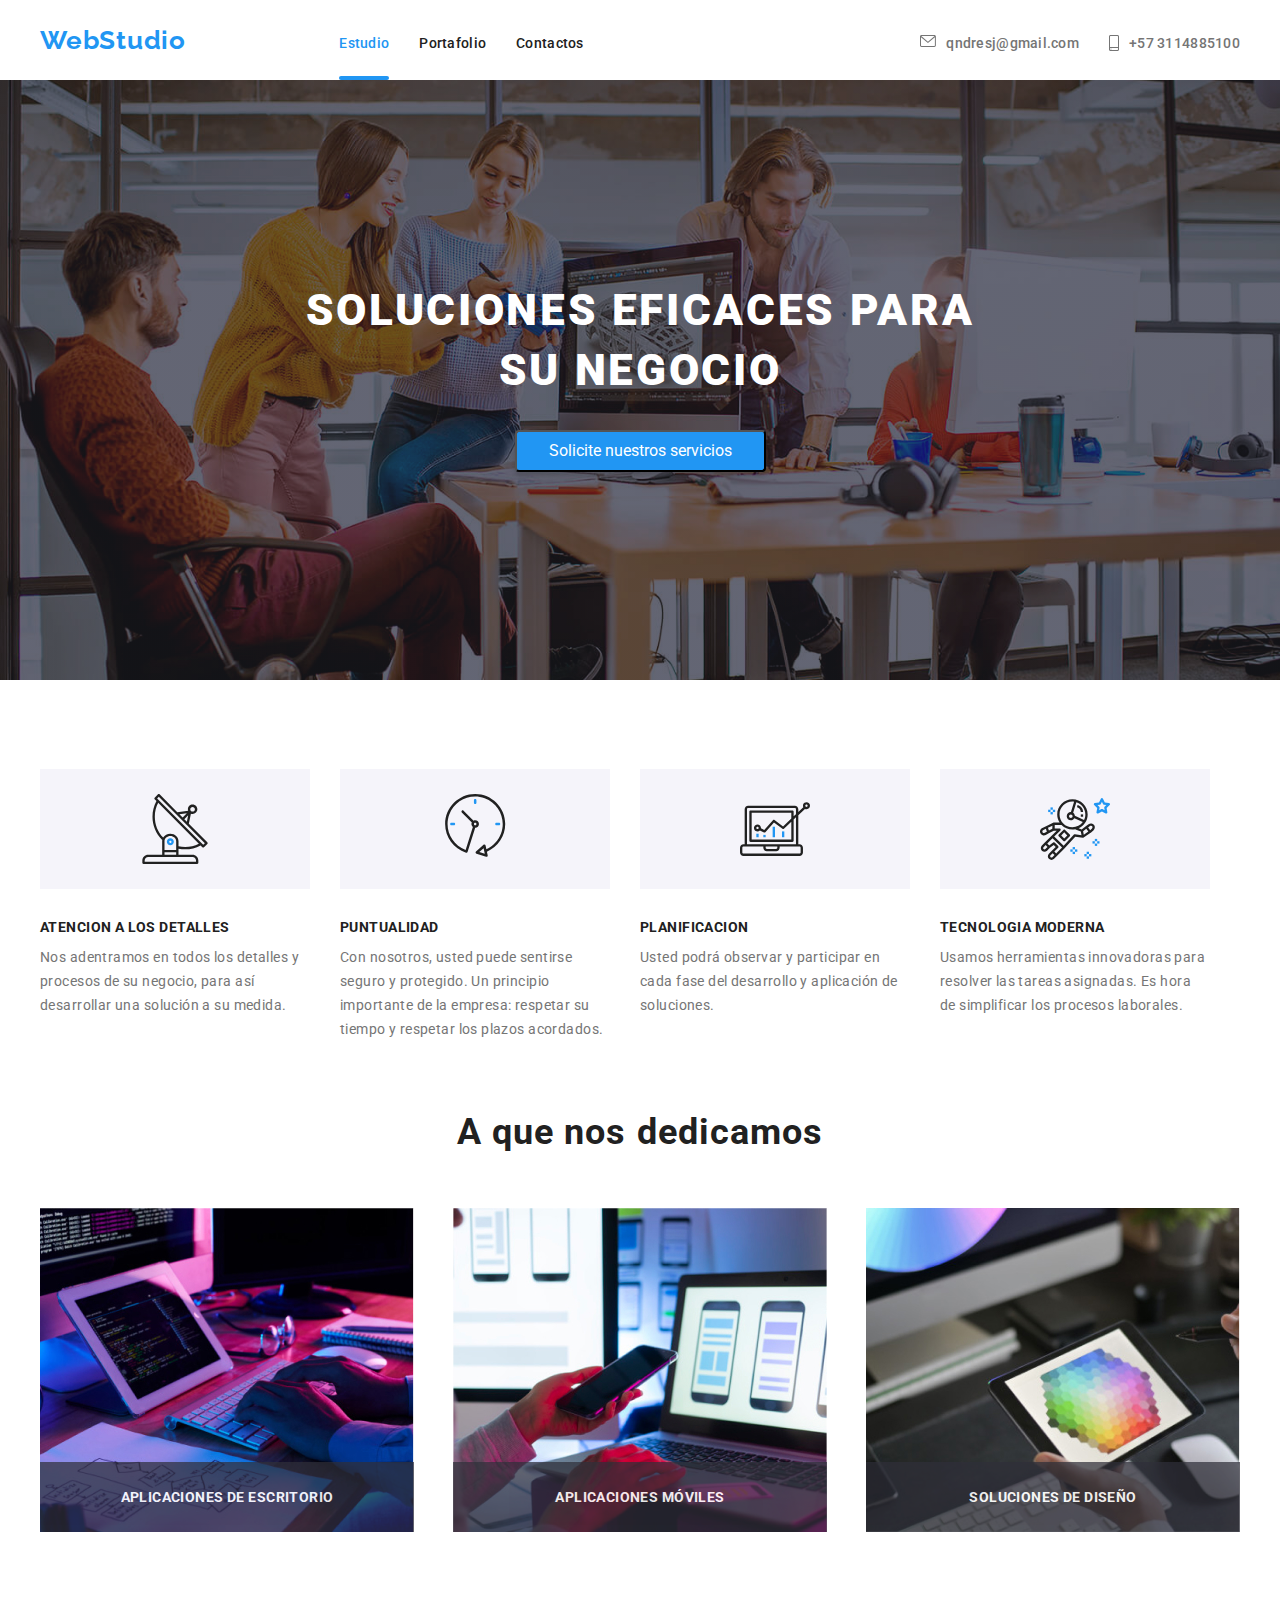
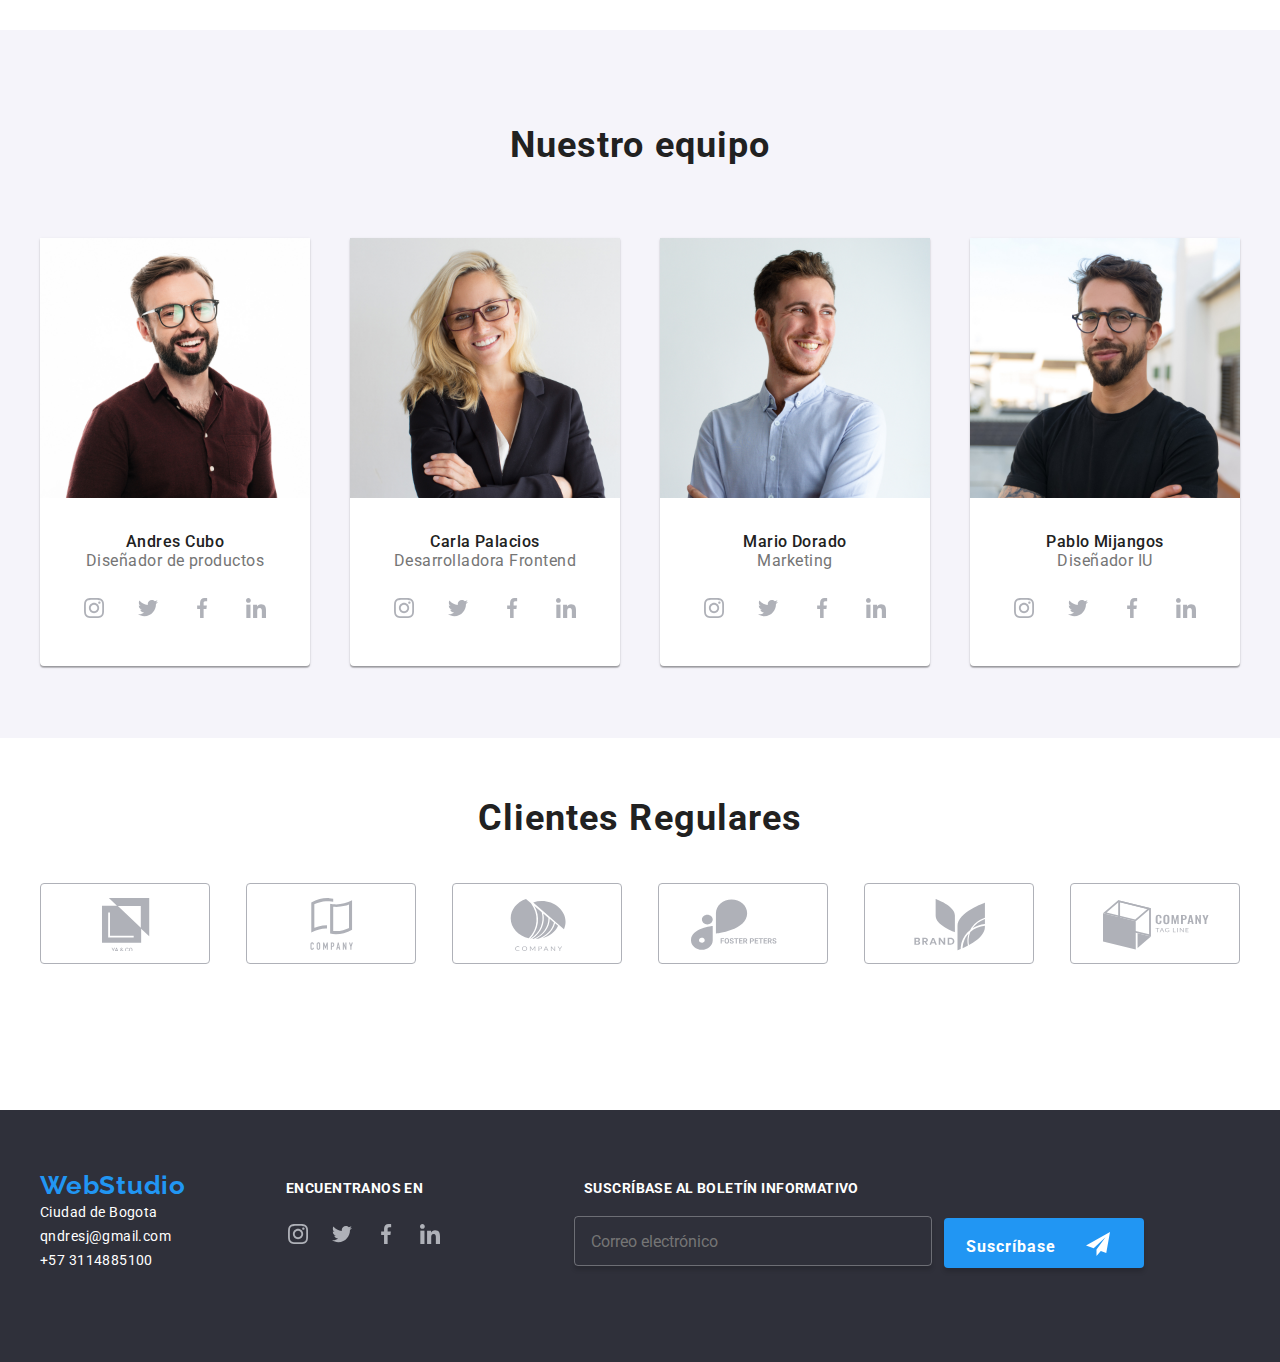
<file: index.html>
<!DOCTYPE html>
<html>

<head>
  <meta charset="utf-8" />
  <meta http-equiv="X-UA-Compatible" content="IE=edge" />
  <title>Principal</title>
  <meta name="viewport" content="width=device-width, initial-scale=1" />
  <link rel="stylesheet"
    href="https://cdnjs.cloudflare.com/ajax/libs/modern-normalize/1.0.0/modern-normalize.min.css" />
  <link rel="stylesheet" href="./css/styles.css" />
  <style>
    @import url('https://fonts.googleapis.com/css2?family=Raleway:wght@700&family=Roboto:wght@400;500;700;900&display=swap');
  </style>
  <link rel="preconnect" href="https://fonts.googleapis.com">
  <link rel="preconnect" href="https://fonts.gstatic.com" crossorigin>
</head>

<body>

  <div class="background-modal is-hidden" data-modal>
    <div class="modal-main">
      <button class="button-close-modal" data-modal-close>
        <svg width="18px" height="18px">
          <use href="./images/icons.svg#icon-close-black-18dp-2-1"></use>
        </svg>
      </button>
      <form class="customer-data-container">
        <div class="title-space">
          <label class="tittle-modal">Deje sus datos, nos contactaremos con usted</label>
        </div>
        <label class="label-model" for="user_name">Nombre</label>
        <div class="input-relative">
          <input class="group-input" type="text" name="TxtNombre" id="user_name">
          <svg class="icon-item" width="18px" height="18px">
            <use href="./images/icons.svg#icon-persona-negra-18dp-1"></use>
          </svg>
        </div>
        <label class="label-model" for="user-telephone">Telefono</label>
        <div class="input-relative">
          <input class="group-input" type="text" name="TxtTelefono" id="user-telephone">
          <svg class="icon-item" width="18px" height="18px">
            <use href="./images/icons.svg#icon-telfono-negro-18dp-1"></use>
          </svg>
        </div>
        <label class="label-model" for="user_email">E-mail</label>
        <div class="input-relative">
          <input class="group-input" type="text" name="TxtEmail" id="user_email">
          <svg class="icon-item" width="18px" height="18px">
            <use href="./images/icons.svg#icon-correo-electrnico-negro-18dp-1"></use>
          </svg>
        </div>
        <div class="com-space">
          <label class="label-model" for="user-comments">Comentarios</label>
        </div>
        <div class="group-input-comments">
          <textarea class="text-area-model" name="TxtComments" id="user_comments" cols="30" rows="10"
            placeholder="Introduzca texto"></textarea>
        </div>
        <div class="com-space">
          <label class="terms check-model">
            <input hidden class="checkbox" type="checkbox"/>
            <svg class="checkbox-unchecked">
              <use href="./images/icons.svg#icon-Vector"></use>
            </svg>
            <svg class="checkbox-checked">
              <use href="./images/icons.svg#icon-cono-revisado"></use>
            </svg>
            Estoy de acuerdo con el boletín informativo y acepto los Términos y Condiciones
          </label>
        </div>
        <button class="button-model" type="submit">Enviar</button>
      </form>
    </div>
  </div>

  <header class="main-header">
    <nav class="header-nav container">
      <a href="./index.html" class="header-list-item-studio link-studio" target="_self">WebStudio</a>
      <ul>
        <li class="position-list">
          <a href="./index.html" class="header-list-item link-active" target="_self">Estudio</a>
          <div class="header-line position-active"></div>
        </li>
        <li class="position-list">
          <a href="./portafolio.html" class="header-list-item" target="_self">Portafolio</a>
          <div class="header-line"></div>
        </li>
        <li class="position-list">
          <a href="#" class="header-list-item" target="_self">Contactos</a>
          <div class="header-line"></div>
        </li>
      </ul>
      <div class="contact-header">
        <a href="#" class="header-list-item contact-header-text" target="_self">
          <svg width="16" height="12">
            <use href="./images/icons.svg#icon-sobre"></use>
          </svg>
          qndresj@gmail.com</a>
        <a href="#" class="header-list-item contact-header-text" target="_self">
          <svg width="10" height="16">
            <use href="./images/icons.svg#icon-telfono-inteligente"></use>
          </svg>
          +57 3114885100</a>
      </div>
    </nav>
  </header>

  <main>
    <section class="section-solutions">
      <h1 class="tittle-main">SOLUCIONES EFICACES PARA<br />SU NEGOCIO</h1>
      <div class="btn-center">
        <button type="button" class="button-main" data-modal-open>Solicite nuestros servicios</button>
      </div>
    </section>

    <section class="section-descr">
      <ul class="container description-solution">
        <li class="list-icon">
          <div class="tarjet-icon">
            <svg class="icons-detail">
              <use href="./images/icons.svg#icon-antena-1"></use>
            </svg>
          </div>
        </li>
        <li class="list-icon">
          <div class="tarjet-icon">
            <svg class="icons-detail">
              <use href="./images/icons.svg#icon-reloj-1"></use>
            </svg>
          </div>
        </li>
        <li class="list-icon">
          <div class="tarjet-icon">
            <svg class="icons-detail">
              <use href="./images/icons.svg#icon-diagrama-1"></use>
            </svg>
          </div>
        </li>
        <li class="list-icon">
          <div class="tarjet-icon">
            <svg class="icons-detail">
              <use href="./images/icons.svg#icon-astronauta-1"></use>
            </svg>
          </div>
        </li>
      </ul>
      <ul class="container description-solution">
        <li class="list-desc">
          <h3 class="tittle-desc">Atencion a los detalles</h3>
          <p class="text-desc">
            Nos adentramos en todos los detalles y procesos de su negocio, para así desarrollar
            una solución a su medida.
          </p>
        </li>
        <li class="list-desc">
          <h3 class="tittle-desc">Puntualidad</h3>
          <p class="text-desc">
            Con nosotros, usted puede sentirse seguro y protegido. Un principio importante de la
            empresa: respetar su tiempo y respetar los plazos acordados.
          </p>
        </li>
        <li class="list-desc">
          <h3 class="tittle-desc">Planificacion</h3>
          <p class="text-desc">
            Usted podrá observar y participar en cada fase del desarrollo y aplicación de
            soluciones.
          </p>
        </li>
        <li class="list-desc">
          <h3 class="tittle-desc">Tecnologia moderna</h3>
          <p class="text-desc">
            Usamos herramientas innovadoras para resolver las tareas asignadas. Es hora de
            simplificar los procesos laborales.
          </p>
        </li>
      </ul>
    </section>

    <section class="section-dedic">
      <h2 class="tittle-dedic">A que nos dedicamos</h2>
      <ul class="container images-dedic">
        <li class="list-dedic">
          <img src="images/programar.jpg" alt="programar" />
          <p class="text-dedic">Aplicaciones de Escritorio</p>
        </li>
        <li class="list-dedic">
          <img src="images/disenar.jpg" alt="diseno" />
          <p class="text-dedic">Aplicaciones Móviles</p>
        </li>
        <li class="list-dedic">
          <img src="images/test.jpg" alt="pruebas" />
          <p class="text-dedic">SOLUCIONES DE DISEÑO</p>
        </li>
      </ul>
    </section>

    <section class="section-equip">
      <h2 class="tittle-equip">Nuestro equipo</h2>
      <ul class="container images-equip">
        <li class="equip-card">
          <img src="images/disenador.jpg" class="images-equip-tam" alt="diseñador" />
          <h3 class="member-name">Andres Cubo</h3>
          <p class="member-profession">Diseñador de productos</p>
          <ul class="container-icons icons-equip">
            <li>
              <a href="#" class="icon-tam">
                <svg width="20" height="20">
                  <use href="./images/icons.svg#icon-instagram-2"></use>
                </svg>
              </a>
            </li>
            <li>
              <a href="#" class="icon-tam">
                <svg width="20" height="20">
                  <use href="./images/icons.svg#icon-twitter-1"></use>
                </svg>
              </a>
            </li>
            <li>
              <a href="#" class="icon-tam">
                <svg width="20" height="20">
                  <use href="./images/icons.svg#icon-facebook-1"></use>
                </svg>
              </a>
            </li>
            <li>
              <a href="#" class="icon-tam">
                <svg width="20" height="20">
                  <use href="./images/icons.svg#icon-linkedin-1"></use>
                </svg>
              </a>
            </li>
          </ul>
        </li>
        <li class="equip-card">
          <img src="images/desarrollador.jpg" class="images-equip-tam" alt="programador" />
          <h3 class="member-name">Carla Palacios</h3>
          <p class="member-profession">Desarrolladora Frontend</p>
          <ul class="container-icons icons-equip">
            <li>
              <a href="#" class="icon-tam">
                <svg width="20" height="20">
                  <use href="./images/icons.svg#icon-instagram-2"></use>
                </svg>
              </a>
            </li>
            <li>
              <a href="#" class="icon-tam">
                <svg width="20" height="20">
                  <use href="./images/icons.svg#icon-twitter-1"></use>
                </svg>
              </a>
            </li>
            <li>
              <a href="#" class="icon-tam">
                <svg width="20" height="20">
                  <use href="./images/icons.svg#icon-facebook-1"></use>
                </svg>
              </a>
            </li>
            <li>
              <a href="#" class="icon-tam">
                <svg width="20" height="20">
                  <use href="./images/icons.svg#icon-linkedin-1"></use>
                </svg>
              </a>
            </li>
          </ul>
        </li>
        <li class="equip-card">
          <img src="images/mark.jpg" class="images-equip-tam" alt="marketing" />
          <h3 class="member-name">Mario Dorado</h3>
          <p class="member-profession">Marketing</p>
          <ul class="container-icons icons-equip">
            <li>
              <a href="#" class="icon-tam">
                <svg width="20" height="20">
                  <use href="./images/icons.svg#icon-instagram-2"></use>
                </svg>
              </a>
            </li>
            <li>
              <a href="#" class="icon-tam">
                <svg width="20" height="20">
                  <use href="./images/icons.svg#icon-twitter-1"></use>
                </svg>
              </a>
            </li>
            <li>
              <a href="#" class="icon-tam">
                <svg width="20" height="20">
                  <use href="./images/icons.svg#icon-facebook-1"></use>
                </svg>
              </a>
            </li>
            <li>
              <a href="#" class="icon-tam">
                <svg width="20" height="20">
                  <use href="./images/icons.svg#icon-linkedin-1"></use>
                </svg>
              </a>
            </li>
          </ul>
        </li>
        <li class="equip-card">
          <img src="images/disenad.jpg" class="images-equip-tam" alt="diseñador2" />
          <h3 class="member-name">Pablo Mijangos</h3>
          <p class="member-profession">Diseñador IU</p>
          <ul class="container-icons icons-equip">
            <li>
              <a href="#" class="icon-tam">
                <svg width="20" height="20">
                  <use href="./images/icons.svg#icon-instagram-2"></use>
                </svg>
              </a>
            </li>
            <li>
              <a href="#" class="icon-tam">
                <svg width="20" height="20">
                  <use href="./images/icons.svg#icon-twitter-1"></use>
                </svg>
              </a>
            </li>
            <li>
              <a href="#" class="icon-tam">
                <svg width="20" height="20">
                  <use href="./images/icons.svg#icon-facebook-1"></use>
                </svg>
              </a>
            </li>
            <li>
              <a href="#" class="icon-tam">
                <svg width="20" height="20">
                  <use href="./images/icons.svg#icon-linkedin-1"></use>
                </svg>
              </a>
            </li>
          </ul>
        </li>
      </ul>
    </section>

    <section class="regular-clients">
      <h2 class="tittle-regular">Clientes Regulares</h2>
      <ul class="container images-regular-client">
        <li class="equip-regular">
          <svg width="106" height="53">
            <use href="./images/icons.svg#icon-emp1"></use>
          </svg>
        </li>
        <li class="equip-regular">
          <svg width="106" height="53">
            <use href="./images/icons.svg#icon-emp2"></use>
          </svg>
        </li>
        <li class="equip-regular">
          <svg width="106" height="53">
            <use href="./images/icons.svg#icon-emp3"></use>
          </svg>
        </li>
        <li class="equip-regular">
          <svg width="106" height="53">
            <use href="./images/icons.svg#icon-emp4"></use>
          </svg>
        </li>
        <li class="equip-regular">
          <svg width="106" height="53">
            <use href="./images/icons.svg#icon-emp5"></use>
          </svg>
        </li>
        <li class="equip-regular">
          <svg width="106" height="53">
            <use href="./images/icons.svg#icon-emp6"></use>
          </svg>
        </li>
      </ul>
    </section>
  </main>

  <footer class="footer-section">
    <section class="container order-footer">

      <address>
        <ul class="footer-list">
          <li>
            <a href="./index.html" class="footer-links link-studio-footer" target="_self">
              WebStudio</a>
          </li>
          <li>
            <a href="#" class="footer-links" target="_self">Ciudad de Bogota</a>
          </li>
          <li>
            <a href="#" class="footer-links" target="_self">qndresj@gmail.com</a>
          </li>
          <li>
            <a href="#" class="footer-links" target="_self">+57 3114885100</a>
          </li>
        </ul>
      </address>

      <ul class="footer-list-contact">
        <li>
          <p class="footer-phara">encuentranos en</p>
        </li>
        <ul class="container-icons-footer icons-equip-footer">
          <li>
            <a href="#" class="icon-tam">
              <svg width="20" height="20">
                <use href="./images/icons.svg#icon-instagram-2"></use>
              </svg>
            </a>
          </li>
          <li>
            <a href="#" class="icon-tam">
              <svg width="20" height="20">
                <use href="./images/icons.svg#icon-twitter-1"></use>
              </svg>
            </a>
          </li>
          <li>
            <a href="#" class="icon-tam">
              <svg width="20" height="20">
                <use href="./images/icons.svg#icon-facebook-1"></use>
              </svg>
            </a>
          </li>
          <li>
            <a href="#" class="icon-tam">
              <svg width="20" height="20">
                <use href="./images/icons.svg#icon-linkedin-1"></use>
              </svg>
            </a>
          </li>
        </ul>
      </ul>

      <ul class="footer-list-infor">
        <li>
          <div>
            <p class="footer-phara">SUSCRÍBASE AL BOLETÍN INFORMATIVO</p>
          </div>
        </li>
        <li>
          <div class="footer-email-div">
            <input class="text-footer-email" type="text" name="TxtEmailInfor" id="user_email_inform"
              placeholder="Correo electrónico">
          </div>
        </li>
      </ul>
      <div class="button-footer-div">
        <button class="button-footer" type="submit">
          <div class="text-button-send">
            <p>Suscríbase</p>
            <svg width="24" height="24">
              <use href="./images/icons.svg#icon-enviar-cono"></use>
            </svg>
          </div>

        </button>
      </div>
    </section>
  </footer>

  <script src="./js/modal.js"></script>
</body>

</html>
</file>
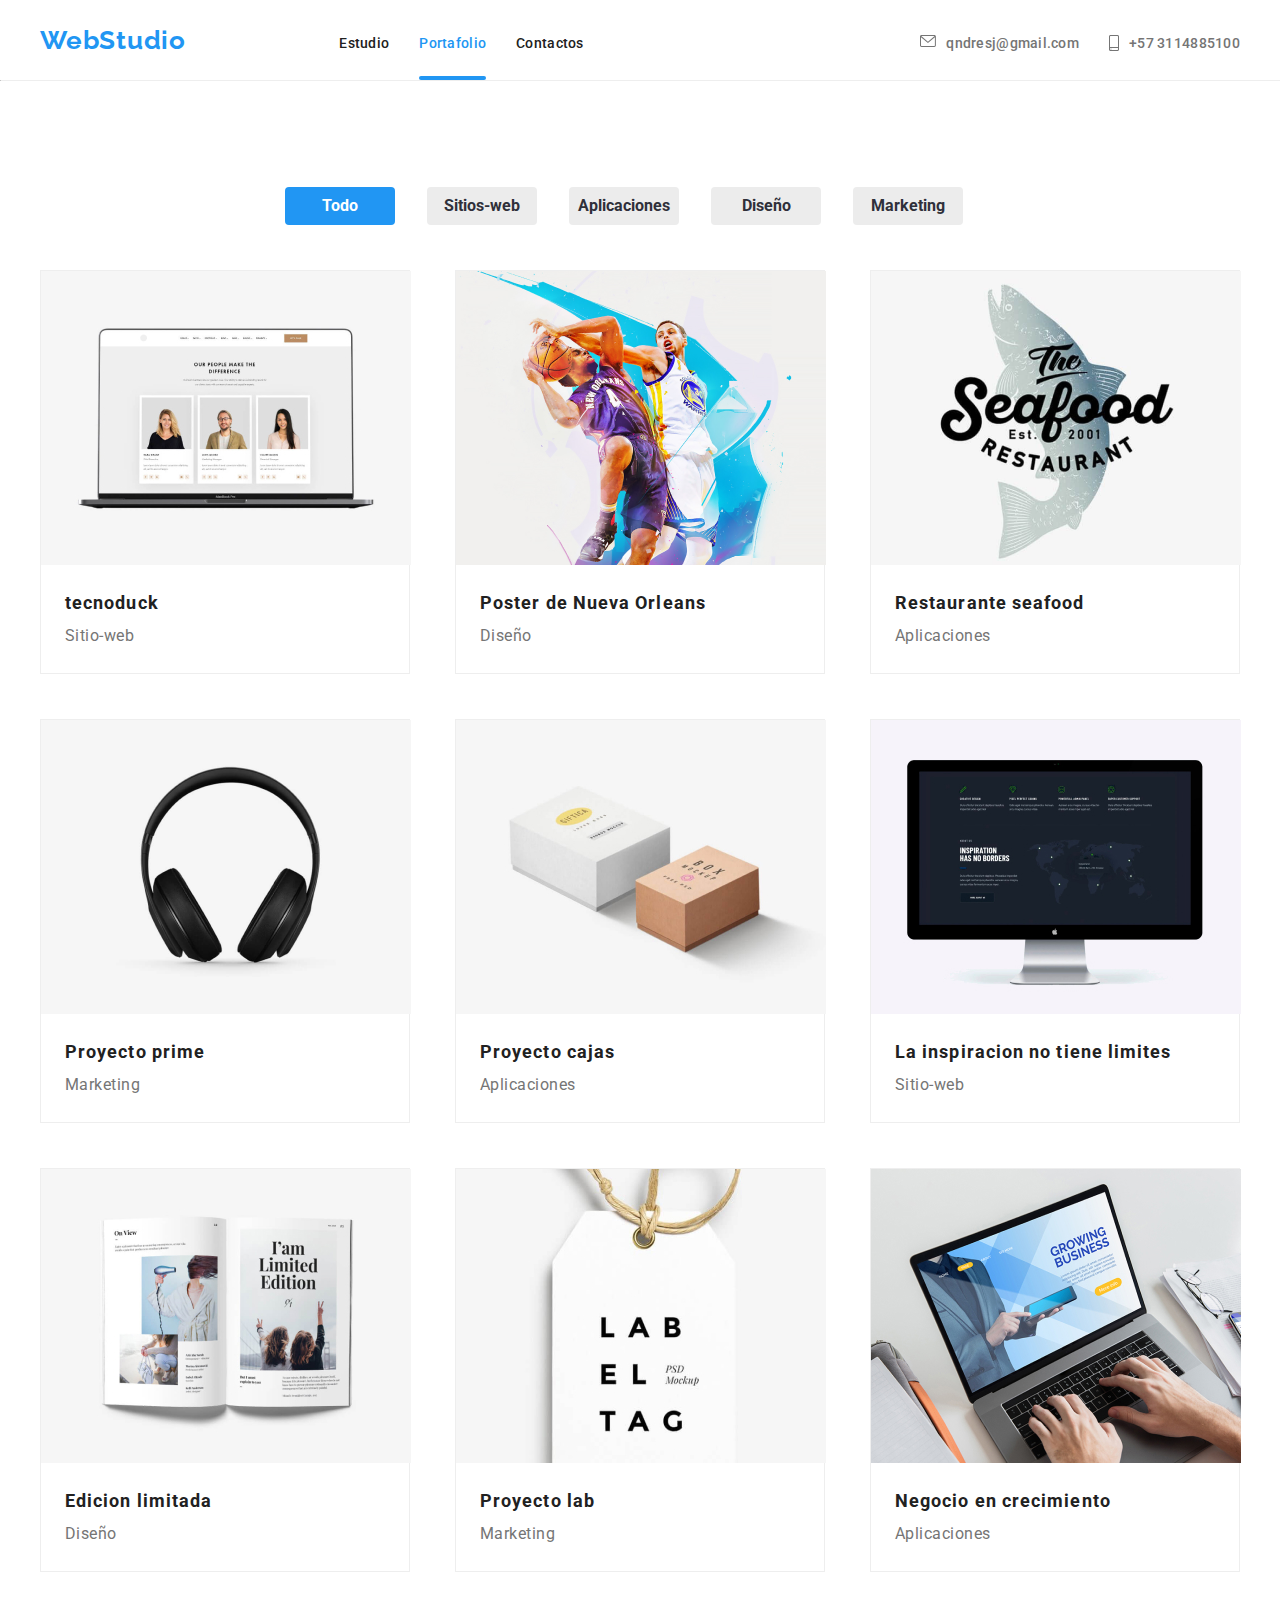
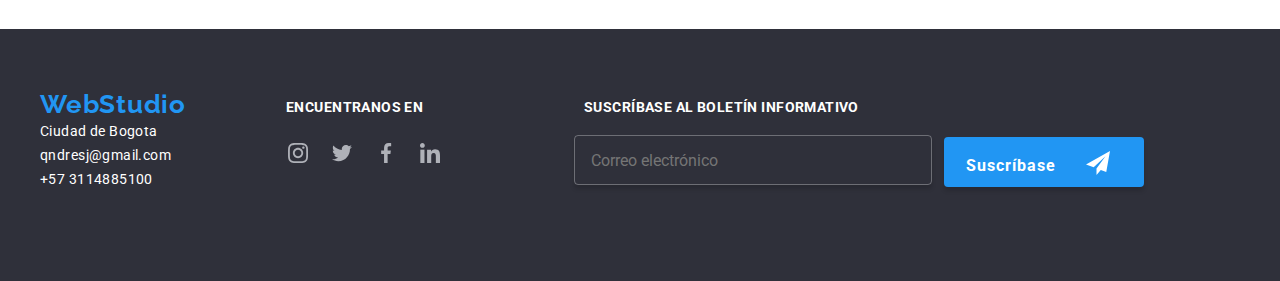
<file: portafolio.html>
<!DOCTYPE html>
<html>

<head>
  <meta charset="utf-8" />
  <meta http-equiv="X-UA-Compatible" content="IE=edge" />
  <title>Portafolio</title>
  <meta name="viewport" content="width=device-width, initial-scale=1" />
  <link rel="stylesheet"
    href="https://cdnjs.cloudflare.com/ajax/libs/modern-normalize/1.0.0/modern-normalize.min.css" />
  <link rel="stylesheet" href="./css/styles.css" />
  <style>
    @import url('https://fonts.googleapis.com/css2?family=Raleway:wght@700&family=Roboto:wght@400;500;700;900&display=swap');
  </style>
  <link rel="preconnect" href="https://fonts.googleapis.com" />
  <link rel="preconnect" href="https://fonts.gstatic.com" crossorigin />
</head>

<body>
  <header class="main-header">
    <nav class="header-nav container">
      <a href="./index.html" class="header-list-item-studio link-studio" target="_self">WebStudio</a>
      <ul>
        <li class="position-list">
          <a href="./index.html" class="header-list-item" target="_self">Estudio</a>
          <div class="header-line"></div>
        </li>
        <li class="position-list">
          <a href="./portafolio.html" class="header-list-item link-active" target="_self">Portafolio</a>
          <div class="header-line position-active"></div>
        </li>
        <li class="position-list">
          <a href="#" class="header-list-item" target="_self">Contactos</a>
          <div class="header-line"></div>
        </li>
      </ul>
      <div class="contact-header">
        <a href="#" class="header-list-item contact-header-text" target="_self">
          <svg width="16" height="12">
            <use href="./images/icons.svg#icon-sobre"></use>
          </svg>
          qndresj@gmail.com</a>
        <a href="#" class="header-list-item contact-header-text" target="_self">
          <svg width="10" height="16">
            <use href="./images/icons.svg#icon-telfono-inteligente"></use>
          </svg>
          +57 3114885100</a>
      </div>
    </nav>
  </header>

  <main>
    <hr class="line-main" />

    <section class="section-button">
      <ul class="list-button">
        <li>
          <button type="button" class="btn-main-portafolio btn-all-active">Todo</button>
        </li>
        <li>
          <button type="button" class="btn-main-portafolio">Sitios-web</button>
        </li>
        <li>
          <button type="button" class="btn-main-portafolio">Aplicaciones</button>
        </li>
        <li>
          <button type="button" class="btn-main-portafolio">Diseño</button>
        </li>
        <li>
          <button type="button" class="btn-main-portafolio">Marketing</button>
        </li>
      </ul>

      <section class="body-porta">
        <ul class="container order-images">
          <li class="card-briefcase">
            <div class="box-image">
              <img src="images/tecnoduck.jpg" class="general-images-porta" />
              <div class="box-text">
                <p class="text-image">
                  Lorem ipsum dolor sit amet consectetur adipisicing elit. Nesciunt unde omnis non
                  modi quasi at laudantium autem, itaque assumenda asperiores. Voluptates nihil
                  iure laudantium ratione nemo in nisi expedita numquam?
                </p>
              </div>
            </div>
            <h3 class="briefcase-title">tecnoduck</h3>
            <p class="description-paragraph-briefcase">Sitio-web</p>
          </li>
          <li class="card-briefcase">
            <div class="box-image">
              <img src="images/postervs.jpg" class="general-images-porta" />
              <div class="box-text">
                <p class="text-image">
                  Lorem ipsum dolor sit amet consectetur adipisicing elit. Nesciunt unde omnis non
                  modi quasi at laudantium autem, itaque assumenda asperiores. Voluptates nihil
                  iure laudantium ratione nemo in nisi expedita numquam?
                </p>
              </div>
            </div>
            <h3 class="briefcase-title">Poster de Nueva Orleans</h3>
            <p class="description-paragraph-briefcase">Diseño</p>
          </li>
          <li class="card-briefcase">
            <div class="box-image">
              <img src="images/restaurante.jpg" class="general-images-porta" />
              <div class="box-text">
                <p class="text-image">
                  Lorem ipsum dolor sit amet consectetur adipisicing elit. Nesciunt unde omnis non
                  modi quasi at laudantium autem, itaque assumenda asperiores. Voluptates nihil
                  iure laudantium ratione nemo in nisi expedita numquam?
                </p>
              </div>
            </div>
            <h3 class="briefcase-title">Restaurante seafood</h3>
            <p class="description-paragraph-briefcase">Aplicaciones</p>
          </li>
          <li class="card-briefcase">
            <div class="box-image">
              <img src="images/proyectprime.jpg" class="general-images-porta" />
              <div class="box-text">
                <p class="text-image">
                  Lorem ipsum dolor sit amet consectetur adipisicing elit. Nesciunt unde omnis non
                  modi quasi at laudantium autem, itaque assumenda asperiores. Voluptates nihil
                  iure laudantium ratione nemo in nisi expedita numquam?
                </p>
              </div>
            </div>
            <h3 class="briefcase-title">Proyecto prime</h3>
            <p class="description-paragraph-briefcase">Marketing</p>
          </li>
          <li class="card-briefcase">
            <div class="box-image">
              <img src="images/proyectcajas.jpg" class="general-images-porta" />
              <div class="box-text">
                <p class="text-image">
                  Lorem ipsum dolor sit amet consectetur adipisicing elit. Nesciunt unde omnis non
                  modi quasi at laudantium autem, itaque assumenda asperiores. Voluptates nihil
                  iure laudantium ratione nemo in nisi expedita numquam?
                </p>
              </div>
            </div>
            <h3 class="briefcase-title">Proyecto cajas</h3>
            <p class="description-paragraph-briefcase">Aplicaciones</p>
          </li>
          <li class="card-briefcase">
            <div class="box-image">
              <img src="images/inspiracion.jpg" class="general-images-porta" />
              <div class="box-text">
                <p class="text-image">
                  Lorem ipsum dolor sit amet consectetur adipisicing elit. Nesciunt unde omnis non
                  modi quasi at laudantium autem, itaque assumenda asperiores. Voluptates nihil
                  iure laudantium ratione nemo in nisi expedita numquam?
                </p>
              </div>
            </div>
            <h3 class="briefcase-title">La inspiracion no tiene limites</h3>
            <p class="description-paragraph-briefcase">Sitio-web</p>
          </li>
          <li class="card-briefcase">
            <div class="box-image">
              <img src="images/edicion.jpg" class="general-images-porta" />
              <div class="box-text">
                <p class="text-image">
                  Lorem ipsum dolor sit amet consectetur adipisicing elit. Nesciunt unde omnis non
                  modi quasi at laudantium autem, itaque assumenda asperiores. Voluptates nihil
                  iure laudantium ratione nemo in nisi expedita numquam?
                </p>
              </div>
            </div>
            <h3 class="briefcase-title">Edicion limitada</h3>
            <p class="description-paragraph-briefcase">Diseño</p>
          </li>
          <li class="card-briefcase">
            <div class="box-image">
              <img src="images/proyectolab.jpg" class="general-images-porta" />
              <div class="box-text">
                <p class="text-image">
                  Lorem ipsum dolor sit amet consectetur adipisicing elit. Nesciunt unde omnis non
                  modi quasi at laudantium autem, itaque assumenda asperiores. Voluptates nihil
                  iure laudantium ratione nemo in nisi expedita numquam?
                </p>
              </div>
            </div>
            <h3 class="briefcase-title">Proyecto lab</h3>
            <p class="description-paragraph-briefcase">Marketing</p>
          </li>
          <li class="card-briefcase">
            <div class="box-image">
              <img src="images/negocio.jpg" class="general-images-porta" />
              <div class="box-text">
                <p class="text-image">
                  Lorem ipsum dolor sit amet consectetur adipisicing elit. Nesciunt unde omnis non
                  modi quasi at laudantium autem, itaque assumenda asperiores. Voluptates nihil
                  iure laudantium ratione nemo in nisi expedita numquam?
                </p>
              </div>
            </div>
            <h3 class="briefcase-title">Negocio en crecimiento</h3>
            <p class="description-paragraph-briefcase">Aplicaciones</p>
          </li>
        </ul>
      </section>
    </section>
  </main>

  <footer class="footer-section">
    <section class="container order-footer">

      <address>
        <ul class="footer-list">
          <li>
            <a href="./index.html" class="footer-links link-studio-footer" target="_self">
              WebStudio</a>
          </li>
          <li>
            <a href="#" class="footer-links" target="_self">Ciudad de Bogota</a>
          </li>
          <li>
            <a href="#" class="footer-links" target="_self">qndresj@gmail.com</a>
          </li>
          <li>
            <a href="#" class="footer-links" target="_self">+57 3114885100</a>
          </li>
        </ul>
      </address>

      <ul class="footer-list-contact">
        <li>
          <p class="footer-phara">encuentranos en</p>
        </li>
        <ul class="container-icons-footer icons-equip-footer">
          <li>
            <a href="#" class="icon-tam">
              <svg width="20" height="20">
                <use href="./images/icons.svg#icon-instagram-2"></use>
              </svg>
            </a>
          </li>
          <li>
            <a href="#" class="icon-tam">
              <svg width="20" height="20">
                <use href="./images/icons.svg#icon-twitter-1"></use>
              </svg>
            </a>
          </li>
          <li>
            <a href="#" class="icon-tam">
              <svg width="20" height="20">
                <use href="./images/icons.svg#icon-facebook-1"></use>
              </svg>
            </a>
          </li>
          <li>
            <a href="#" class="icon-tam">
              <svg width="20" height="20">
                <use href="./images/icons.svg#icon-linkedin-1"></use>
              </svg>
            </a>
          </li>
        </ul>
      </ul>

      <ul class="footer-list-infor">
        <li>
          <div>
            <p class="footer-phara">SUSCRÍBASE AL BOLETÍN INFORMATIVO</p>
          </div>
        </li>
        <li>
          <div class="footer-email-div">
            <input class="text-footer-email" type="text" name="TxtEmailInfor" id="user_email_inform"
              placeholder="Correo electrónico">
          </div>
        </li>
      </ul>
      <div class="button-footer-div">
        <button class="button-footer" type="submit">
          <div class="text-button-send">
            <p>Suscríbase</p>
            <svg width="24" height="24">
              <use href="./images/icons.svg#icon-enviar-cono"></use>
            </svg>
          </div>

        </button>
      </div>
    </section>
  </footer>
</body>

</html>
</file>
<file: css/styles.css>
:root {
    --bkg-body: rgb(255, 255, 255, 1);
    --link-color: rgba(33, 33, 33, 1);
    --link-color-hover: rgba(33, 150, 243, 1);
    --bkg-section-solutions: rgba(47, 48, 58, 1);
    --bkg-footer: rgba(47, 48, 58, 1);
    --bkg-equip: rgba(245, 244, 250, 1);
    --bkg-tarjet-icon: rgba(245, 244, 250, 1);
    --bkg-icons-social: rgba(245, 244, 250, 1);
    --bkg-line: (rgba(236, 236, 236, 1));
    --bkg-icon-regular: (rgba(33, 150, 243, 1));
    --efect-hover-color: color 250ms cubic-bezier(0.4, 0, 0.2, 1);
    --efect-bkg-color: background-color 250ms cubic-bezier(0.4, 0, 0.2, 1);
    --efect-fill: fill 250ms cubic-bezier(0.4, 0, 0.2, 1);
    --efect-border-color: border-color 250ms cubic-bezier(0.4, 0, 0.2, 1);
}

a {
    text-decoration: none;
    color: var(--link-color);
}

ul {
    padding: 0px;
    margin: 0px;
    list-style-type: none;
}

body {
    background-color: var(--bkg-body);
    font-family: 'Roboto', 'Raleway', sans-serif;
}

h1 {
    margin: 0px;
    padding: 0px;
}

h2 {
    margin: 0px;
    padding: 0px;
}

hr {
    margin: 0px;
    padding: 0px;
}

ul {
    margin: 0px;
    padding: 0px;
}

h3 {
    margin: 0px;
    padding: 0px;
}

p {
    margin: 0px;
    padding: 0px;
}

svg {
    fill: currentColor;
}

.container {
    width: 1200px;
    margin: 0 auto;
}

/*ESTILOS HEADER*/

.main-header {
    /*background-color: aqua;*/
    height: 80px;
}

.header-nav {
    height: 80px;
    display: flex;
    align-items: center;
    justify-content: space-between;
}

.space {
    margin-right: 10px;
}

.header-nav ul {
    display: flex;
    margin-right: auto;
    gap: 30px;
}

.header-list-item-studio {
    margin-right: auto;
}

.position-list{
    position: relative;
    overflow: visible;
    
}

.header-line {
    position: absolute;
    border-radius: 2px;
    top: 100%;
    height: 4px;
    width: 100%;
}

.position-list:hover > .header-line{
    top: 100%;
    transition: var(--efect-bkg-color);
    background-color: rgba(33,150,243,1);
    overflow: hidden;
}

.position-active{
    top: 100%;
    background-color: rgba(33, 150, 243, 1);
}

.header-list-item {
    color: #212121;
    font-family: Roboto;
    font-size: 14px;
    font-style: normal;
    font-weight: 500;
    line-height: normal;
    letter-spacing: 0.28px;
    margin-left: auto;
    display: flex;
    gap: 10px;
    padding-top: 30px;
    padding-bottom: 25px;
}

.header-list-item:hover {
    transition: var(--efect-bkg-color), var(--efect-bkg-color), var(--efect-fill), var(--efect-hover-color);
    color: var(--link-color-hover);
    background-color: rgb(255, 255, 255);
    font-weight: bold;
}

.header-list-item:focus {
    transition: var(--efect-bkg-color), var(--efect-bkg-color), var(--efect-fill);
    color: var(--link-color-hover);
    background-color: rgb(255, 255, 255);
    font-weight: bold;
}

.link-studio {
    color: #2196F3;
    text-align: right;
    font-family: 'Raleway';
    font-size: 26px;
    font-style: normal;
    font-weight: 700;
    line-height: normal;
    letter-spacing: 0.78px;
}

.contact-header {
    margin: auto;
    margin-right: 0%;
    display: flex;
}

.contact-header-text {
    color: rgba(117, 117, 117, 1);
}

.contact-header a {
    margin-left: 30px;
}

.link-active {
    color: rgb(33, 150, 243, 1);
}

/*ESTILOS FOOTER*/

.footer-section {
    background-color: var(--bkg-footer);
    height: 252px;
}

.footer-links {
    color: rgba(255, 255, 255, 1);
    font-family: Roboto;
    font-size: 14px;
    font-style: normal;
    font-weight: 400;
    line-height: 24px;
    letter-spacing: 0.42px;
}

.footer-links:hover {
    transition: var(--efect-bkg-color),var(--efect-hover-color);
    color: var(--link-color-hover);
    background-color: rgb(47, 48, 58);
    font-weight: bold;
}

.footer-list {
    padding-top: 60px;
}

.link-studio-footer {
    color: #2196F3;
    font-family: Raleway;
    font-size: 26px;
    font-style: normal;
    font-weight: 700;
    line-height: normal;
    letter-spacing: 0.78px;
}

.order-footer {
    display: flex;
    justify-content: flex-start;
}

.footer-list-contact {
    padding-top: 60px;
    margin-left: 90px;
}

.footer-list-infor {
    padding-top: 60px;
    margin-left: 90px;
}

.container-icons-footer {
    padding-right: 32px;
    padding-top: 16px;
    margin: 0 auto;
}

.icons-equip-footer {
    display: flex;
    justify-content: space-between;
}

.footer-phara {
    color: #FFF;
    font-family: Roboto;
    font-size: 14px;
    font-style: normal;
    font-weight: 700;
    line-height: normal;
    letter-spacing: 0.42px;
    text-transform: uppercase;
    padding-left: 10px;
    padding-top: 10px;
}

.space-icon-equip-footer {
    padding: 12px;
}

.icon-tam {
    display: flex;
    align-items: center;
    justify-content: center;
    border-radius: 50%;
    width: 44px;
    height: 44px;
    color: #afb1b8;
}

.icon-tam:hover {
    transition: var(--efect-bkg-color);
    background-color: rgba(33, 150, 243, 1);
    border-radius: 50%;
}

.footer-email-div{
    width: 358px;
    height: 50px;
    flex-shrink: 0;
    border-radius: 4px;
    border: 1px solid rgba(255, 255, 255, 0.30);
    background: rgba(33, 150, 243, 0.00);
    box-shadow: 0px 4px 4px 0px rgba(0, 0, 0, 0.15);
    display: flex;
    align-items: center;
    margin-top: 20px;
    margin-right: 12px;
    position: relative;
}

.text-footer-email{
    padding-left: 16px;
    background: rgba(33, 150, 243, 0.00);
    font-style: normal;
    width: 100%;
    height: 100%;
    border: none;
    position: absolute;
}

.button-footer-div{
    background: rgba(33, 150, 243, 1);
    border-radius: 4px; 
    box-shadow: 0px 4px 4px 0px rgba(0, 0, 0, 0.15);
    margin-top: 108px;
    width: 200px;
    height: 50px;
    position: relative;
}

.button-footer{
    width: 50%;
    background: rgba(33, 150, 243, 1);
    color: #FFF;
    text-align: center;
    font-family: Roboto;
    font-size: 16px;
    font-style: normal;
    font-weight: 700;
    line-height: 30px;
    letter-spacing: 0.96px;
    border: none;
    margin-left: 16px;
}

.text-button-send{
    display: flex;
    position: absolute;
    gap: 30px;
}

/*ESTILOS BODY PAGINA PRINCIPAL*/

.background-modal{
    position: fixed;
    background-color: rgba(0, 0, 0, 0.2);
    height: 100vh;
    width: 100%;
    top: 0%;
    display: flex;
    justify-content: center;
    align-items: center;
    z-index: 1;
}

.modal-main{
    position: fixed;
    background-color: rgba(255, 255, 255, 1);
    width: 528px;
    height: 581px;
    flex-shrink: 0;
    border-radius: 4px;
    box-shadow: 0px 2px 1px 0px rgba(0, 0, 0, 0.20), 0px 1px 1px 0px rgba(0, 0, 0, 0.14), 0px 1px 3px 0px rgba(0, 0, 0, 0.12);
}

.is-hidden{
    visibility: hidden;
    opacity: 0;
    pointer-events: none;
}

.button-close-modal{
    background-color: white;
    border-color: rgba(0, 0, 0, 0.1);
    margin-top: 8px;
    margin-right: 8px;
    width: 30px;
    height: 30px;
    flex-shrink: 0;
    border-radius: 50%;
    margin-left: 490px;
    display: flex;
    align-items: center;
}

.customer-data-container{
    margin-top: 2px;
    margin-left: 40px;
    margin-bottom: 40px;
    margin-right: 40px;
}

.title-space{
    margin-bottom: 12px;
}

.tittle-modal {
    color: rgba(33, 33, 33, 1);
    text-align: center;
    font-family: Roboto;
    font-size: 20px;
    font-style: normal;
    font-weight: 700;
    line-height: normal;
    letter-spacing: 0.6px;
}

.label-model{
    color: rgba(117, 117, 117, 1);
    font-family: Roboto;
    font-size: 12px;
    font-style: normal;
    font-weight: 400;
    line-height: normal;
    letter-spacing: 0.12px;
    text-align: justify;
}

.label-model-terms {
    color: #757575;
    font-family: Roboto;
    font-size: 14px;
    font-style: normal;
    font-weight: 400;
    line-height: 24px;
    letter-spacing: 0.42px;
    position: absolute;
}

.input-relative {
    position: relative;
}

.group-input {
    width: 448px;
    height: 40px;
    flex-shrink: 0;
    border-radius: 4px;
    border: 1px solid rgba(33, 33, 33, 0.20);
    display: flex;
    gap: 12px;
    padding-left: 14px;
    align-items: center;
    margin-top: 4px;
    padding-left: 40px;
    outline: none;
    transition: var(--efect-hover-color), var(--efect-border-color);
}

.icon-item{
    position: absolute;
    transition: var(--efect-hover-color);
    left: 14px;
    top: 11px;
}

.group-input:hover, 
.group-input:hover + .icon-item {
    color: rgba(33, 150, 243, 1);
    border-color: rgba(33, 150, 243, 1);
}

.group-input:focus, .group-input:focus + .icon-item {
    color: rgba(33, 150, 243, 1);
    border-color: rgba(33, 150, 243, 1);
}

.group-input-comments{
    width: 448px;
    height: 120px;
    flex-shrink: 0;
    border-radius: 4px;
    border: 1px solid rgba(33, 33, 33, 0.20);
    margin-top: 4px;
    position: relative;
    outline: none;
    transition: var(--efect-hover-color), var(--efect-border-color);
}

.group-input-comments:hover, .text-area-model:hover{
    color: rgba(33, 150, 243, 1);
    border-color: rgba(33, 150, 243, 1);
}

.group-input-comments:focus , .text-area-model:focus{
    color: rgba(33, 150, 243, 1);
    border-color: rgba(33, 150, 243, 1);
}

.com-space{
    margin-top: 16px;
}

.text-area-model{
    padding: 12px 16px;
    width: 100%;
    height: 100%;
    flex-shrink: 0;
    font-family: Roboto;
    font-size: 12px;
    font-style: normal;
    font-weight: 400;
    line-height: normal;
    letter-spacing: 0.12px;
    scroll-behavior: auto;
    border-color: white;
    resize: none;
    outline: none;
    position: absolute;
}

.terms{
    position: relative;
    cursor: pointer;
}

.terms:hover .checkbox-unchecked{
    fill: #2169F3;
}

.checkbox-checked{
    width: 16px;
    height: 15px;
    position: relative;
    background-color: #2196F3;
    fill: white;
    opacity: 0;
    visibility: hidden;
}

.checkbox-unchecked {
    width: 16px;
    height: 15px;
    position: absolute;
    opacity: 0.5;
    visibility: visible;
    fill: #212121;
}

.checkbox:checked~.checkbox-unchecked{
    opacity: 0;
    visibility: hidden;

}

.checkbox:checked~.checkbox-checked {

    opacity: 1;
    visibility: visible;
}

.check-model{
    margin-left: 12px;
    margin-right: 12px;
    margin-top: 5px;
    position: relative;
}

.button-model{
    width: 200px;
    height: 50px;
    flex-shrink: 0;
    border-radius: 4px;
    background: rgba(33, 150, 243, 1);
    box-shadow: 0px 4px 4px 0px rgba(0, 0, 0, 0.15);
    margin-left: 124px;
    margin-top: 30px;
    color: rgba(255, 255, 255, 1);
    text-align: center;
    font-family: Roboto;
    font-size: 16px;
    font-style: normal;
    font-weight: 700;
    line-height: 30px;
    letter-spacing: 0.96px;
}

.line-main {
    height: 1px;
    border-top: 0;
}

.section-solutions {
    background-color: var(--bkg-section-solutions);
    height: 600px;
    background-image: linear-gradient(to bottom, #2F303A66, #2F303A66), url(../images/reunion.jpg);
    background-repeat: no-repeat;
    background-size: cover;
    background-position: center;
}

.tittle-main {
    padding-top: 200px;
    color: #FFF;
    text-align: center;
    font-family: Roboto;
    font-size: 44px;
    font-style: normal;
    font-weight: 900;
    line-height: 60px;
    letter-spacing: 2.64px;
    text-transform: uppercase;
}

.btn-center {
    display: flex;
    justify-content: center;
}

.button-main {
    padding: 10px 32px;
    margin-top: 30px;
    border-radius: 4px;
    background: #2196F3;
    box-shadow: 0px 4px 4px 0px rgba(0, 0, 0, 0.15);
    color: white;
}

/*ESTILOS SECCION DESCRIPCIONES DE HABILIDADES*/

.section-descr {
    /*background-color: yellowgreen;*/
    height: 431px;
}

.description-solution {
    display: flex;
}

.list-icon {
    margin-right: 30px;
}

.tarjet-icon {
    margin-top: 89px;
    background-color: var(--bkg-tarjet-icon);
    padding-left: 100px;
    padding-right: 100px;
    padding-top: 25px;
    padding-bottom: 25px;
    width: 270px;
    height: 120px;
}

.icons-detail {
    fill: currentColor;
    width: 70px;
    height: 70px;
}

.list-desc {
    margin-right: 30px;
    align-items: flex-end;
    text-align: left;
    margin-top: 30px;
}

.tittle-desc {
    color: #212121;
    width: 270px;
    font-family: Roboto;
    font-size: 14px;
    font-style: normal;
    font-weight: 700;
    line-height: normal;
    letter-spacing: 0.42px;
    text-transform: uppercase;
}

.text-desc {
    color: #757575;
    width: 270px;
    font-family: Roboto;
    font-size: 14px;
    font-style: normal;
    margin-top: 10px;
    font-weight: 400;
    line-height: 24px;
    letter-spacing: 0.42px;
}

/*ESTILOS SECCION A QUE NOS DEDICAMOS*/

.section-dedic {
    /*background-color: crimson;*/
    height: 519px;
}

.tittle-dedic {
    color: #212121;
    text-align: center;
    font-family: Roboto;
    font-size: 36px;
    font-style: normal;
    font-weight: 700;
    line-height: normal;
    letter-spacing: 1.08px;
}

.images-dedic {
    display: flex;
    justify-content: space-between;
    margin-top: 55px;
}

.list-dedic{
    position: relative;
}

.text-dedic{
    position: absolute;
    bottom: 0px;
    width: 100%;
    height: 70px;
    flex-shrink: 0;
    background: rgba(47, 48, 58, 0.8);
    display: flex;
    align-items: center;
    justify-content: center;
    margin-bottom: 4px;
    color: rgba(255, 255, 255, 1);
    text-align: center;
    font-family: Roboto;
    font-size: 14px;
    font-style: normal;
    font-weight: 700;
    line-height: normal;
    letter-spacing: 0.42px;
    text-transform: uppercase;
    opacity: 90%;
}

/*ESTILOS SECCION NUESTRO EQUIPO*/

.section-equip {
    background-color: var(--bkg-equip);
    /*height: 648px;*/
    height: 708px;
}

.images-equip {
    display: flex;
    justify-content: space-between;
}

.tittle-equip {
    color: #212121;
    text-align: center;
    font-family: Roboto;
    font-size: 36px;
    font-style: normal;
    font-weight: 700;
    line-height: normal;
    letter-spacing: 1.08px;
    padding-top: 94px;
}

.equip-card {
    width: 270px;
    height: 428px;
    margin-top: 72px;
    background: #FFF;
    border-radius: 0px 0px 4px 4px;
    box-shadow: 0px 2px 1px 0px rgba(0, 0, 0, 0.20), 0px 1px 1px 0px rgba(0, 0, 0, 0.14), 0px 1px 3px 0px rgba(0, 0, 0, 0.12);
}

.member-name {
    margin-top: 30px;
    color: #212121;
    text-align: center;
    font-family: Roboto;
    font-size: 16px;
    font-style: normal;
    font-weight: 500;
    line-height: normal;
    letter-spacing: 0.48px;
}

.member-profession {
    color: #757575;
    text-align: center;
    font-family: Roboto;
    font-size: 16px;
    font-style: normal;
    font-weight: 400;
    line-height: normal;
    letter-spacing: 0.48px;
}

.images-equip-tam {
    width: 270px;
    height: 260px;
}

.container-icons {
    padding-left: 32px;
    padding-right: 32px;
    padding-top: 16px;
    margin: 0 auto;
}

.icons-equip {
    display: flex;
    justify-content: space-between;
}

.space-icon-equip {
    padding: 12px;
}

.icon-tam {
    /*background-color: #2196F3;*/
    border-radius: 50%;
    width: 44px;
    height: 44px;
}

.icon-tam:hover {
    /*background-color: #2196F3;*/
    transition: var(--efect-bkg-color), var(--efect-hover-color);
    background-color: rgba(33, 150, 243, 1);
    color: rgba(255, 255, 255, 1);
    border-radius: 50%;
    width: 44px;
    height: 44px;
}

/*ESTILOS CLIENTES REGULARES*/

.regular-clients {
    /*background-color: orangered;*/
    height: 372px;
}

.images-regular-client {
    display: flex;
    justify-content: space-between;
}

.tittle-regular {
    color: #212121;
    text-align: center;
    font-family: Roboto;
    font-size: 36px;
    font-style: normal;
    font-weight: 700;
    line-height: normal;
    letter-spacing: 1.08px;
    padding-top: 59px;
}

.equip-regular {
    width: 170px;
    height: 81px;
    margin-top: 44px;
    padding-left: 32px;
    padding-right: 32px;
    padding-top: 14px;
    padding-bottom: 14px;
    border-radius: 4px;
    border: 1px solid #AFB1B8;
    color: rgba(175, 177, 184, 1);
}

.equip-regular:hover{
    transition: var(--efect-border-color), var(--efect-hover-color), var(--efect-fill);
    border-color: rgba(33, 150, 243, 1);
    color: rgba(33, 150, 243, 1);
}

.equip-regular svg:hover{
    transition: var(--efect-fill),var(--efect-border-color),var(--efect-hover-color);
    fill: rgba(33, 150, 243, 1);
}

.icon-regular {
    display: flex;
    width: 106px;
    padding: 8.7px 10.564px 3.503px 11px;
    justify-content: center;
    align-items: center;
}

.equip-regular-logo {
    background-image: url(../images/Logo.png);
    width: 106px;
    height: 53px;
    padding: 8.7px 10.564px 3.503px 11px;
}

/*BODY MAIN PORTAFOLIO*/

.section-button {
    /*background-color: #212121;*/
    height: 1548px;
}

.body-porta {
    padding-top: 30px;
}

.list-button {
    padding-top: 106px;
    display: flex;
    justify-content: center;
    align-items: center;
}

.btn-main-portafolio {
    color: rgb(47, 48, 58);
    background-color: rgb(236, 236, 236);
    text-align: center;
    font-family: Roboto;
    font-weight: bold;
    height: 38px;
    width: 110px;
    border: 0px;
    margin-right: 32px;
    border-radius: 4px;
}

.btn-main-portafolio:hover {
    transition: var(--efect-hover-color), var(--efect-bkg-color);
    color: rgb(236, 236, 236);
    background-color: var(--link-color-hover);
}

.btn-all-active {
    background-color: rgba(33, 150, 243, 1);
    color: rgb(255, 255, 255);
    font-weight: bold;
}

.briefcase-title {
    color: #212121;
    font-family: Roboto;
    font-size: 18px;
    font-style: normal;
    font-weight: 700;
    line-height: 36px;
    letter-spacing: 1.08px;
    margin-top: 20px;
    margin-left: 24px;
}

.description-paragraph-briefcase {
    color: #757575;
    font-family: Roboto;
    font-size: 16px;
    font-style: normal;
    font-weight: 400;
    line-height: 30px;
    letter-spacing: 0.48px;
    margin-left: 24px;
}

.card-briefcase {
    margin-top: 15px;
    width: 370px;
    height: 404px;
    border: 1px solid #EEE;
    background: #FFF;
    margin-bottom: 30px;
}

.card-briefcase:hover {
    transition: box-shadow 250ms cubic-bezier(0.4, 0, 0.2, 1);;
    box-shadow: 1px 4px 6px 0px rgba(0, 0, 0, 0.16), 0px 4px 4px 0px rgba(0, 0, 0, 0.06), 0px 1px 1px 0px rgba(0, 0, 0, 0.12);
}

.order-images {
    display: flex;
    flex-wrap: wrap;
    justify-content: space-between;
}

.general-images-porta {
    width: 370px;
    height: 294px;
    
}

.box-image{
    position: relative;
    width: 370px;
    height: 294px;
    overflow: hidden;
}

.card-briefcase:hover > .box-image > .box-text{
    top: 0;
}

.box-text{
    width: 370px;
    height: 294px;
    position: absolute;
    background-color: rgba(33, 150, 243, 0.9);
    left: 0;
    top: 100%;
    transition: top 250ms ease-in 0.3s;
}

.text-image{
    color: #FFF;
    font-family: Roboto;
    font-size: 18px;
    font-style: normal;
    font-weight: 400;
    line-height: 28px;
    letter-spacing: 0.54px;
    padding: 24px 63px;
}
</file>
